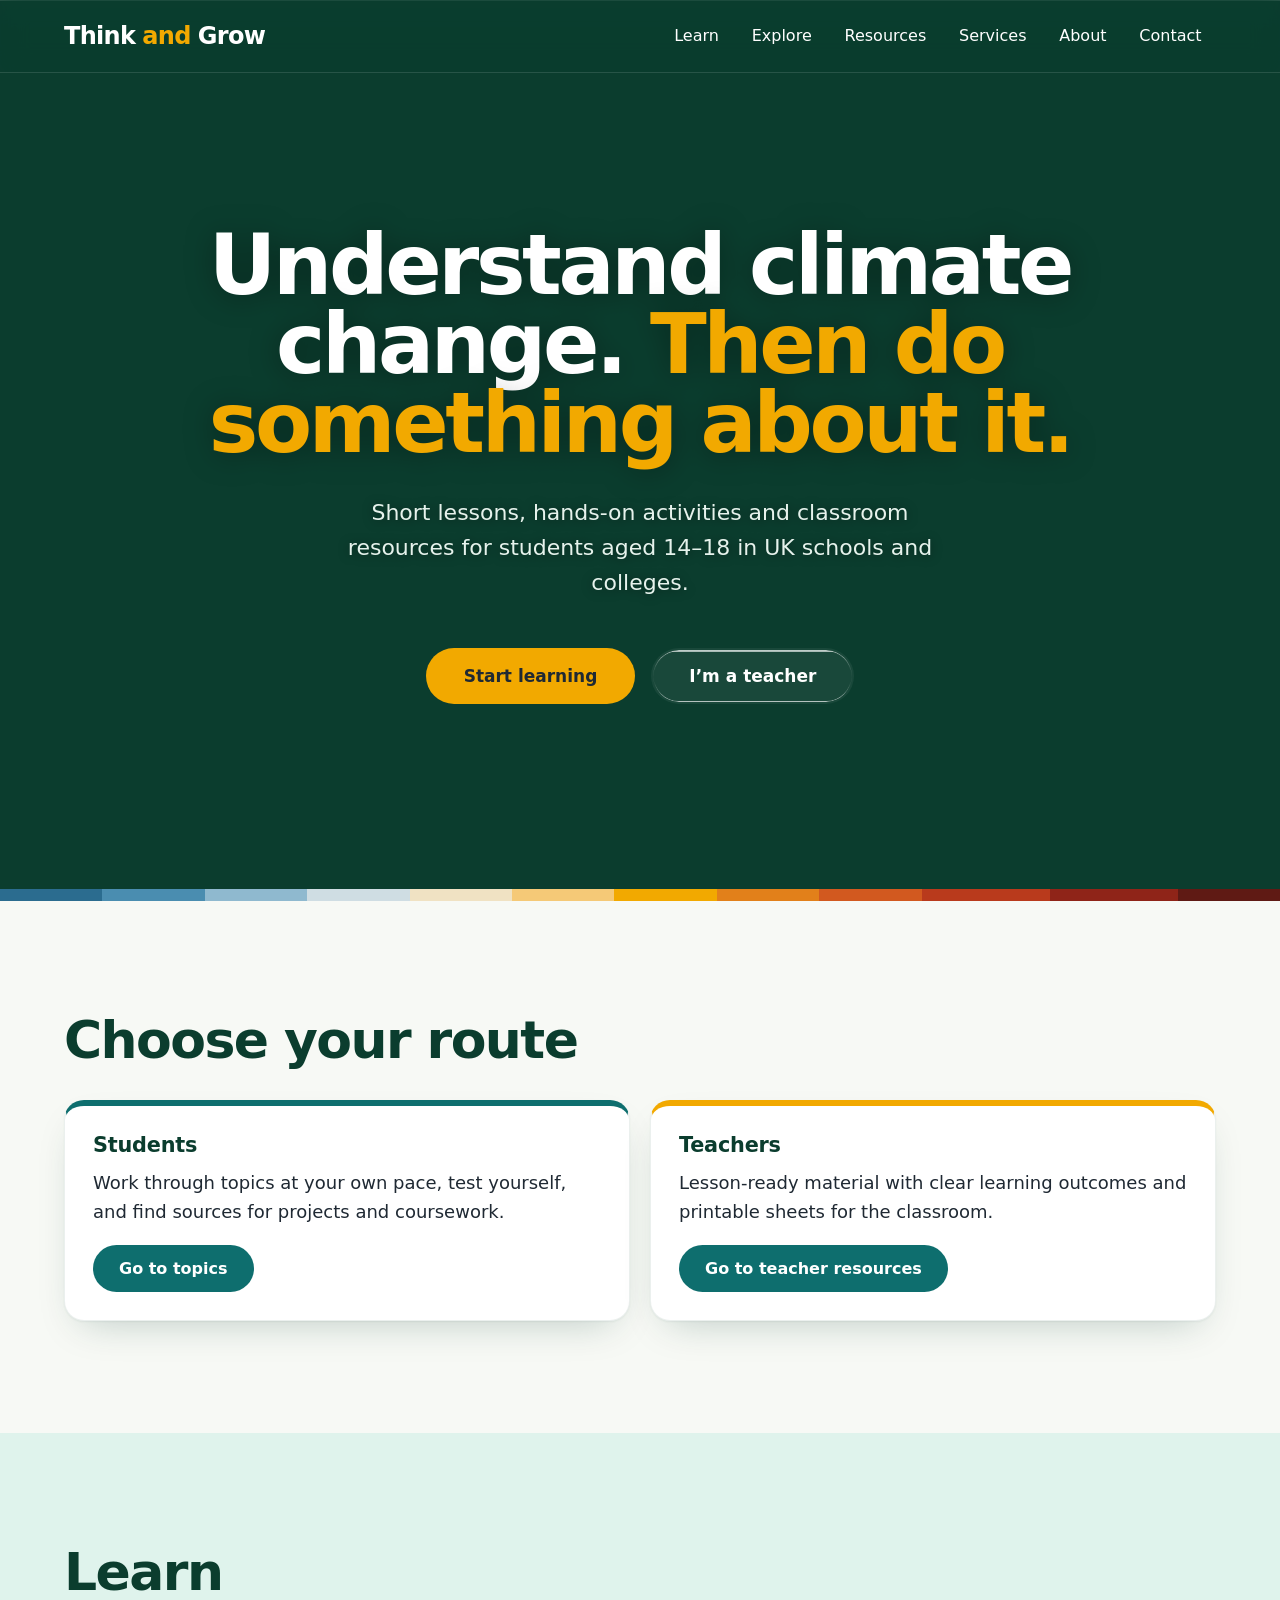
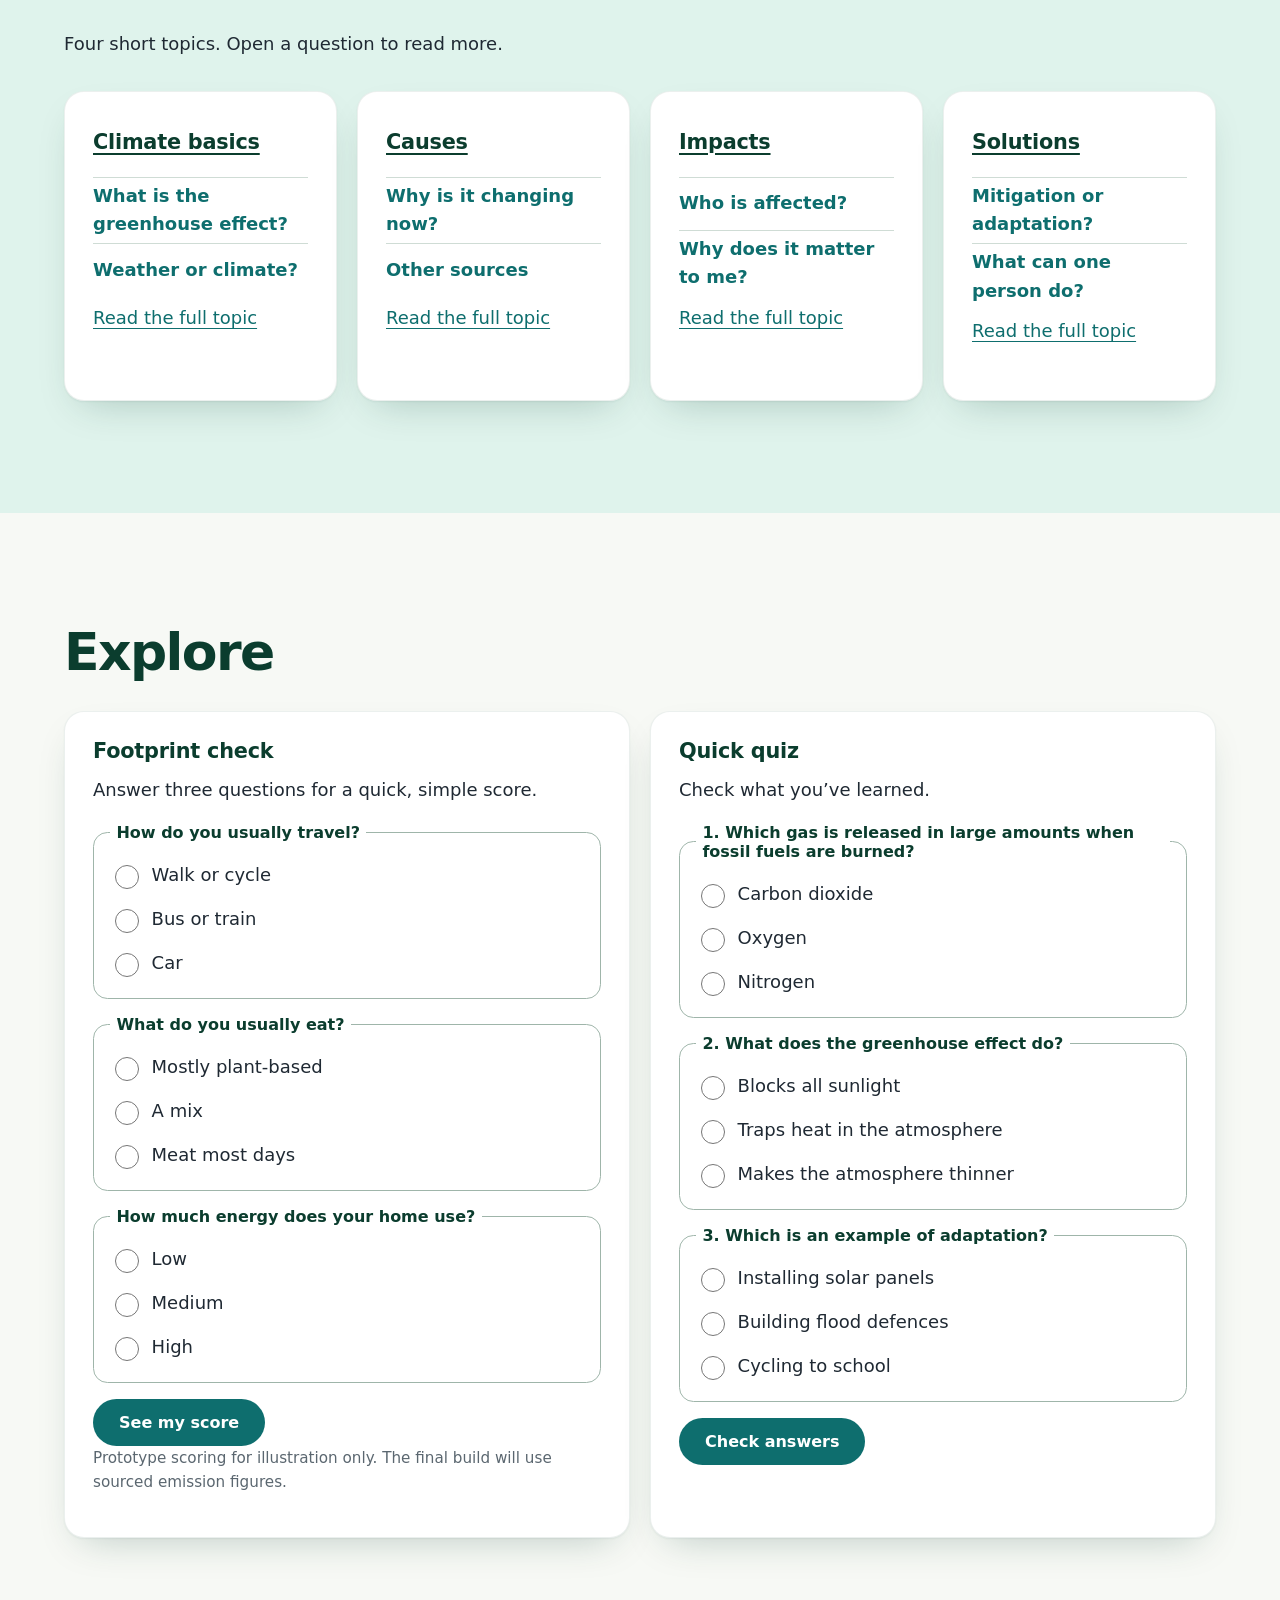
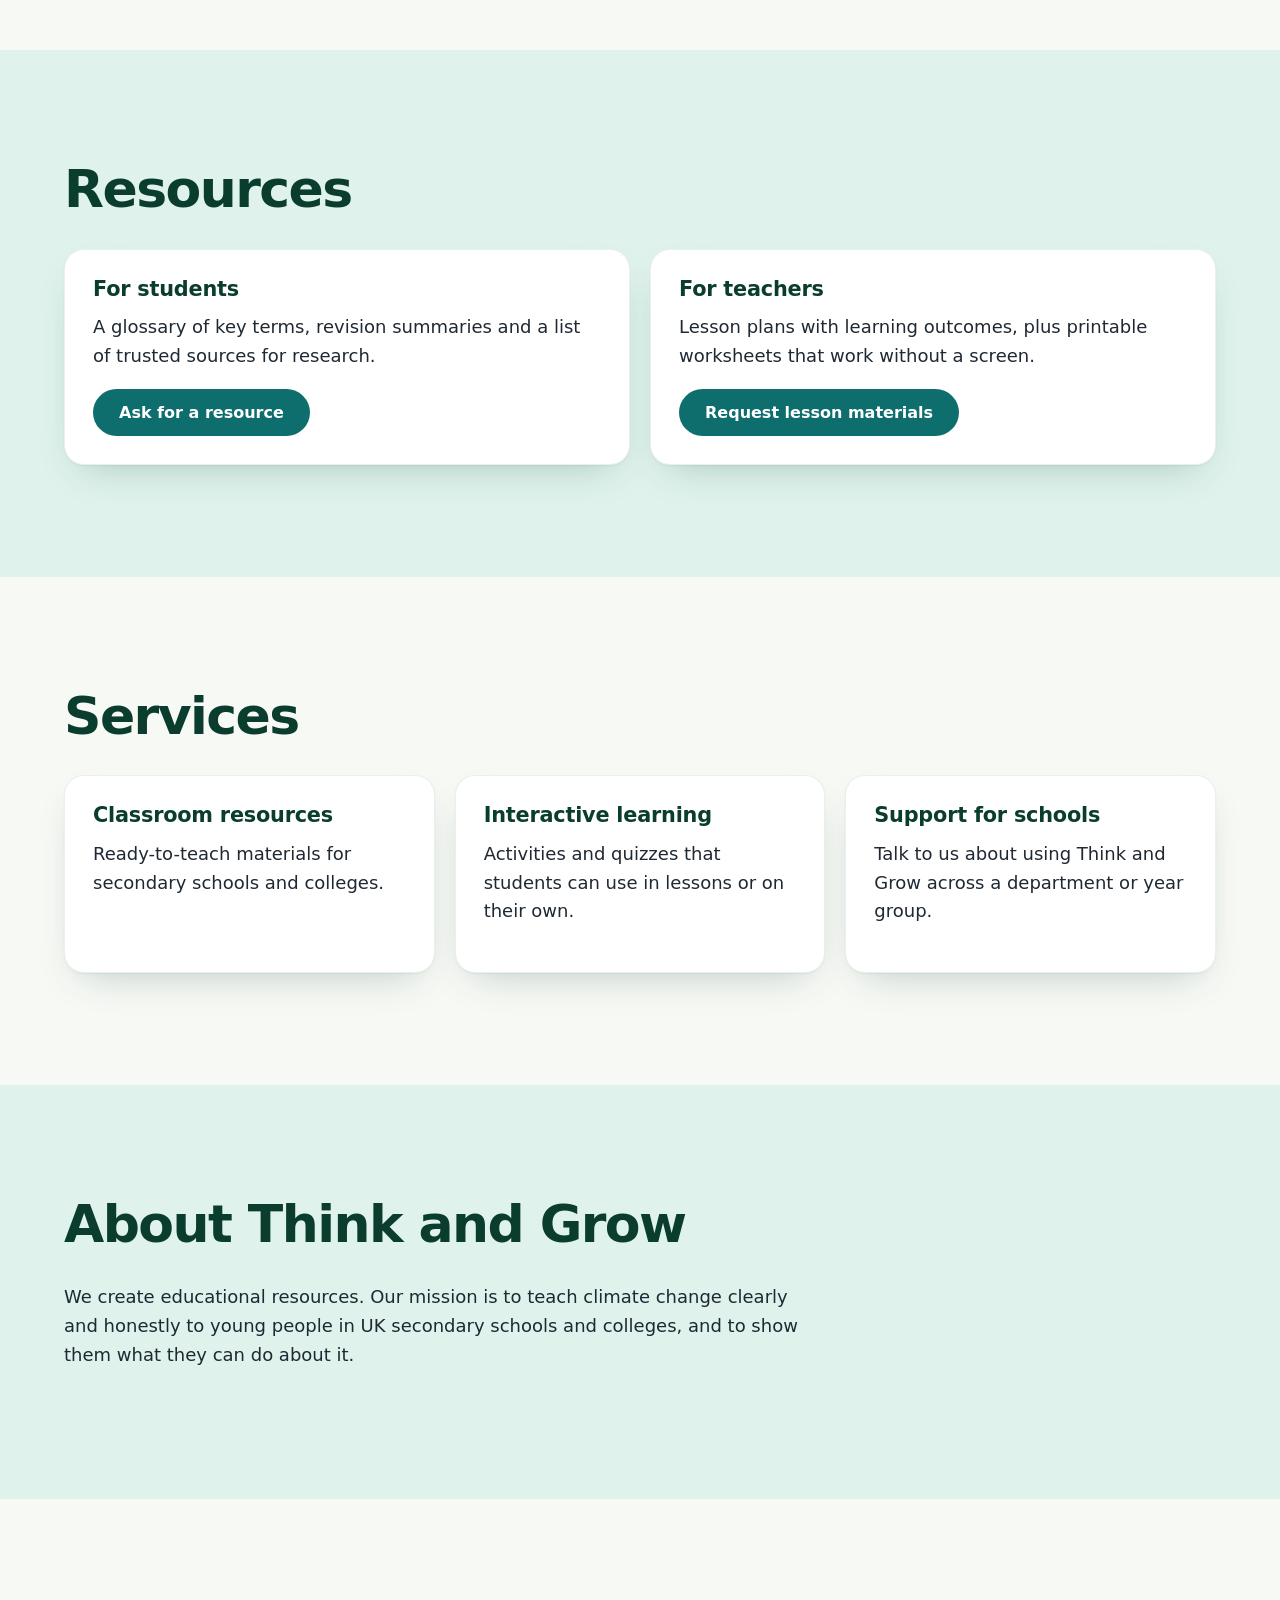
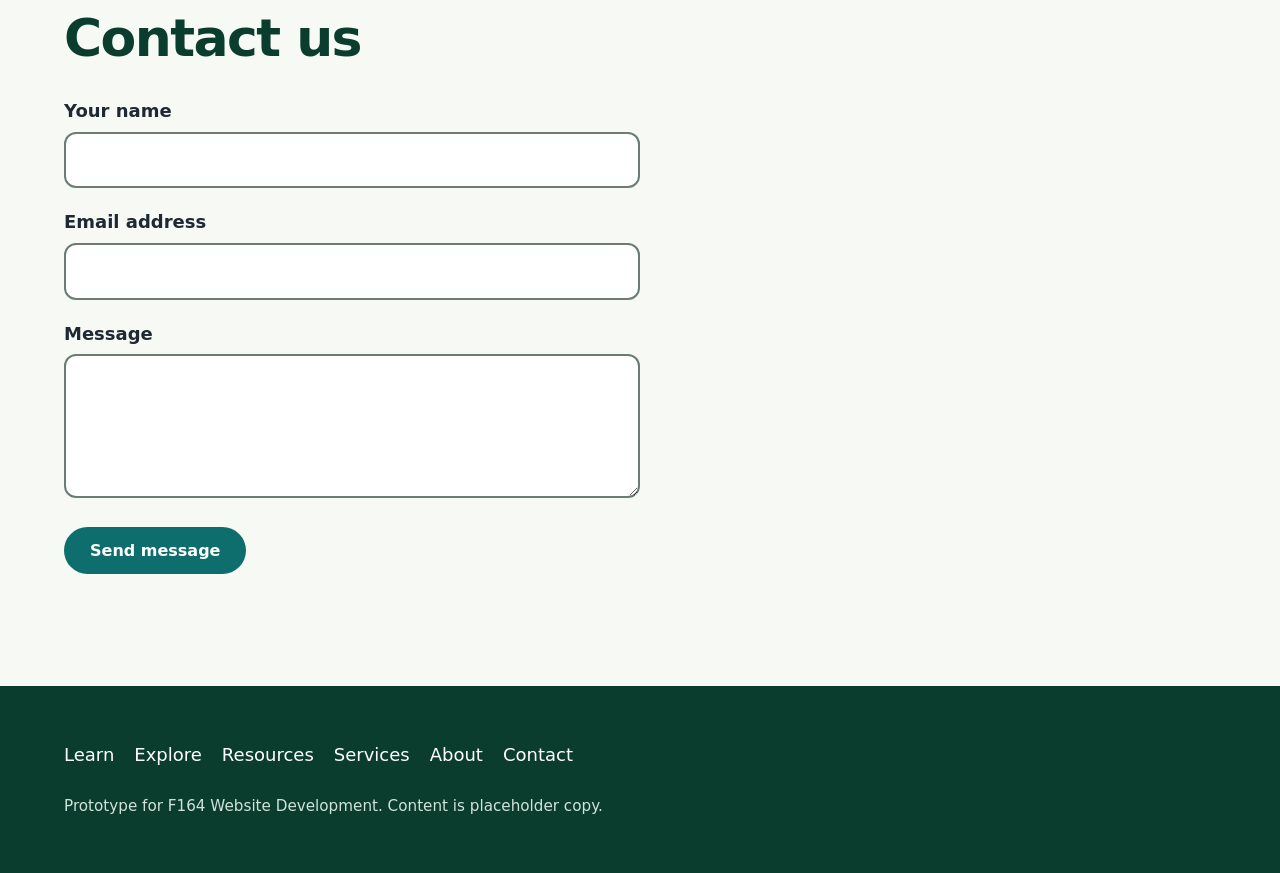
<file: index.html>
<!DOCTYPE html>
<html lang="en-GB">
<head>
<meta charset="utf-8">
<meta name="viewport" content="width=device-width, initial-scale=1">
<title>Think and Grow | Climate change learning for 14–18s</title>
<meta name="description" content="Short lessons, interactive activities and teacher resources on climate change for UK secondary schools and colleges.">
<link rel="canonical" href="https://think-and-grow.pages.dev/">
<meta property="og:type" content="website">
<meta property="og:site_name" content="Think and Grow">
<meta property="og:title" content="Think and Grow | Climate change learning for 14–18s">
<meta property="og:description" content="Short lessons, interactive activities and teacher resources on climate change for UK secondary schools and colleges.">
<meta property="og:url" content="https://think-and-grow.pages.dev/">
<meta property="og:locale" content="en_GB">
<meta name="twitter:card" content="summary">
<script type="application/ld+json">
{
 "@context": "https://schema.org",
 "@type": "WebSite",
 "name": "Think and Grow",
 "url": "https://think-and-grow.pages.dev/",
 "description": "Short lessons, interactive activities and teacher resources on climate change for UK secondary schools and colleges.",
 "inLanguage": "en-GB",
 "audience": {
  "@type": "EducationalAudience",
  "educationalRole": "student",
  "audienceType": "Students aged 14 to 18 in UK secondary schools and colleges"
 }
}
</script>
<link rel="stylesheet" href="css/style.css">
</head>
<body>
<a class="skip" href="#main">Skip to main content</a>
<header>
 <div class="wrap bar">
  <a class="logo" href="#top">Think <span>and</span> Grow</a>
  <button id="menuBtn" aria-expanded="false" aria-controls="nav">Menu</button>
  <nav id="nav" aria-label="Main">
   <ul>
    <li><a href="#learn">Learn</a></li>
    <li><a href="#explore">Explore</a></li>
    <li><a href="#resources">Resources</a></li>
    <li><a href="#services">Services</a></li>
    <li><a href="#about">About</a></li>
    <li><a href="#contact">Contact</a></li>
   </ul>
  </nav>
 </div>
</header>

<main id="main">
<div class="hero" id="top">
 <video class="bg-video" autoplay loop muted playsinline aria-hidden="true">
  <source src="video/hero-mobile.mp4" type="video/mp4" media="(max-width: 599px)">
  <source src="video/hero-desktop.mp4" type="video/mp4">
 </video>
 <div class="wrap">
  <h1>Understand climate change. <span class="accent">Then do something about it.</span></h1>
  <p>Short lessons, hands-on activities and classroom resources for students aged <span class="nowrap">14–18</span> in UK schools and colleges.</p>
  <div class="cta">
   <a class="btn" href="#learn">Start learning</a>
   <a class="btn alt" href="#resources">I’m a teacher</a>
  </div>
 </div>
 <div class="bands" role="img" aria-label="Decorative bands shading from blue to deep red"></div>
</div>

<section id="routes" class="wrap" aria-labelledby="routesH">
 <h2 id="routesH">Choose your route</h2>
 <div class="grid two">
  <div class="card route"><h3>Students</h3><p>Work through topics at your own pace, test yourself, and find sources for projects and coursework.</p><a class="btn teal" href="#learn">Go to topics</a></div>
  <div class="card route t"><h3>Teachers</h3><p>Lesson-ready material with clear learning outcomes and printable sheets for the classroom.</p><a class="btn teal" href="#resources">Go to teacher resources</a></div>
 </div>
</section>

<section id="learn" class="tint" aria-labelledby="learnH">
 <div class="wrap">
  <h2 id="learnH">Learn</h2>
  <p>Four short topics. Open a question to read more.</p>
  <div class="grid four">
   <article class="card"><h3><a href="climate-basics.html">Climate basics</a></h3>
    <details><summary>What is the greenhouse effect?</summary><p>Some gases in the atmosphere trap heat that would otherwise escape to space. This natural effect keeps Earth warm enough for life.</p></details>
    <details><summary>Weather or climate?</summary><p>Weather is what happens day to day. Climate is the pattern over many years.</p></details><p><a class="more" href="climate-basics.html">Read the full topic</a></p></article>
   <article class="card"><h3><a href="causes.html">Causes</a></h3>
    <details><summary>Why is it changing now?</summary><p>Burning coal, oil and gas releases extra carbon dioxide, which strengthens the greenhouse effect.</p></details>
    <details><summary>Other sources</summary><p>Farming, land clearance and waste also release greenhouse gases such as methane.</p></details><p><a class="more" href="causes.html">Read the full topic</a></p></article>
   <article class="card"><h3><a href="impacts.html">Impacts</a></h3>
    <details><summary>Who is affected?</summary><p>People, wildlife and places around the world, including the UK, through changes such as heatwaves, flooding and rising seas.</p></details>
    <details><summary>Why does it matter to me?</summary><p>Choices made in the next few decades shape the world you will live and work in.</p></details><p><a class="more" href="impacts.html">Read the full topic</a></p></article>
   <article class="card"><h3><a href="solutions.html">Solutions</a></h3>
    <details><summary>Mitigation or adaptation?</summary><p>Mitigation cuts greenhouse gas emissions. Adaptation prepares communities for changes already happening.</p></details>
    <details><summary>What can one person do?</summary><p>Travel, food and energy choices all count, and so does talking about it and voting when you can.</p></details><p><a class="more" href="solutions.html">Read the full topic</a></p></article>
  </div>
 </div>
</section>

<section id="explore" class="wrap" aria-labelledby="exH">
 <h2 id="exH">Explore</h2>
 <div class="grid two">
  <div class="card">
   <h3>Footprint check</h3>
   <p>Answer three questions for a quick, simple score.</p>
   <div id="calc">
    <fieldset><legend>How do you usually travel?</legend>
     <label class="opt"><input type="radio" name="travel" value="1"> Walk or cycle</label>
     <label class="opt"><input type="radio" name="travel" value="2"> Bus or train</label>
     <label class="opt"><input type="radio" name="travel" value="3"> Car</label></fieldset>
    <fieldset><legend>What do you usually eat?</legend>
     <label class="opt"><input type="radio" name="food" value="1"> Mostly plant-based</label>
     <label class="opt"><input type="radio" name="food" value="2"> A mix</label>
     <label class="opt"><input type="radio" name="food" value="3"> Meat most days</label></fieldset>
    <fieldset><legend>How much energy does your home use?</legend>
     <label class="opt"><input type="radio" name="energy" value="1"> Low</label>
     <label class="opt"><input type="radio" name="energy" value="2"> Medium</label>
     <label class="opt"><input type="radio" name="energy" value="3"> High</label></fieldset>
    <button class="btn teal" id="calcBtn" type="button">See my score</button>
    <div class="out" id="calcOut" aria-live="polite"></div>
    <p class="small">Prototype scoring for illustration only. The final build will use sourced emission figures.</p>
   </div>
  </div>
  <div class="card">
   <h3>Quick quiz</h3>
   <p>Check what you’ve learned.</p>
   <div id="quiz"></div>
   <button class="btn teal" id="quizBtn" type="button">Check answers</button>
   <div class="out" id="quizOut" aria-live="polite"></div>
  </div>
 </div>
</section>

<section id="resources" class="tint" aria-labelledby="resH">
 <div class="wrap">
  <h2 id="resH">Resources</h2>
  <div class="grid two">
   <div class="card"><h3>For students</h3><p>A glossary of key terms, revision summaries and a list of trusted sources for research.</p><a class="btn teal" href="#contact">Ask for a resource</a></div>
   <div class="card"><h3>For teachers</h3><p>Lesson plans with learning outcomes, plus printable worksheets that work without a screen.</p><a class="btn teal" href="#contact">Request lesson materials</a></div>
  </div>
 </div>
</section>

<section id="services" class="wrap" aria-labelledby="svH">
 <h2 id="svH">Services</h2>
 <div class="grid three">
  <div class="card"><h3>Classroom resources</h3><p>Ready-to-teach materials for secondary schools and colleges.</p></div>
  <div class="card"><h3>Interactive learning</h3><p>Activities and quizzes that students can use in lessons or on their own.</p></div>
  <div class="card"><h3>Support for schools</h3><p>Talk to us about using Think and Grow across a department or year group.</p></div>
 </div>
</section>

<section id="about" class="tint" aria-labelledby="abH">
 <div class="wrap">
  <h2 id="abH">About Think and Grow</h2>
  <p>We create educational resources. Our mission is to teach climate change clearly and honestly to young people in UK secondary schools and colleges, and to show them what they can do about it.</p>
 </div>
</section>

<section id="contact" class="wrap" aria-labelledby="ctH">
 <h2 id="ctH">Contact us</h2>
 <form id="form" novalidate style="max-width:36rem">
  <div class="field"><label for="name">Your name</label><input id="name" name="name" type="text" autocomplete="name" required><p class="err" id="nameE" hidden>Enter your name.</p></div>
  <div class="field"><label for="email">Email address</label><input id="email" name="email" type="email" autocomplete="email" required><p class="err" id="emailE" hidden>Enter a valid email address, like name@example.com.</p></div>
  <div class="field"><label for="msg">Message</label><textarea id="msg" name="message" required></textarea><p class="err" id="msgE" hidden>Write a short message.</p></div>
  <button class="btn teal" type="submit">Send message</button>
  <div class="out" id="formOut" role="status"></div>
 </form>
</section>
</main>

<footer>
 <div class="wrap">
  <ul><li><a href="#learn">Learn</a></li><li><a href="#explore">Explore</a></li><li><a href="#resources">Resources</a></li><li><a href="#services">Services</a></li><li><a href="#about">About</a></li><li><a href="#contact">Contact</a></li></ul>
  <p class="small" style="color:#cfe3d9">Prototype for F164 Website Development. Content is placeholder copy.</p>
 </div>
</footer>

<script src="js/menu.js" defer></script>
<script src="js/main.js" defer></script>
</body>
</html>
</file>
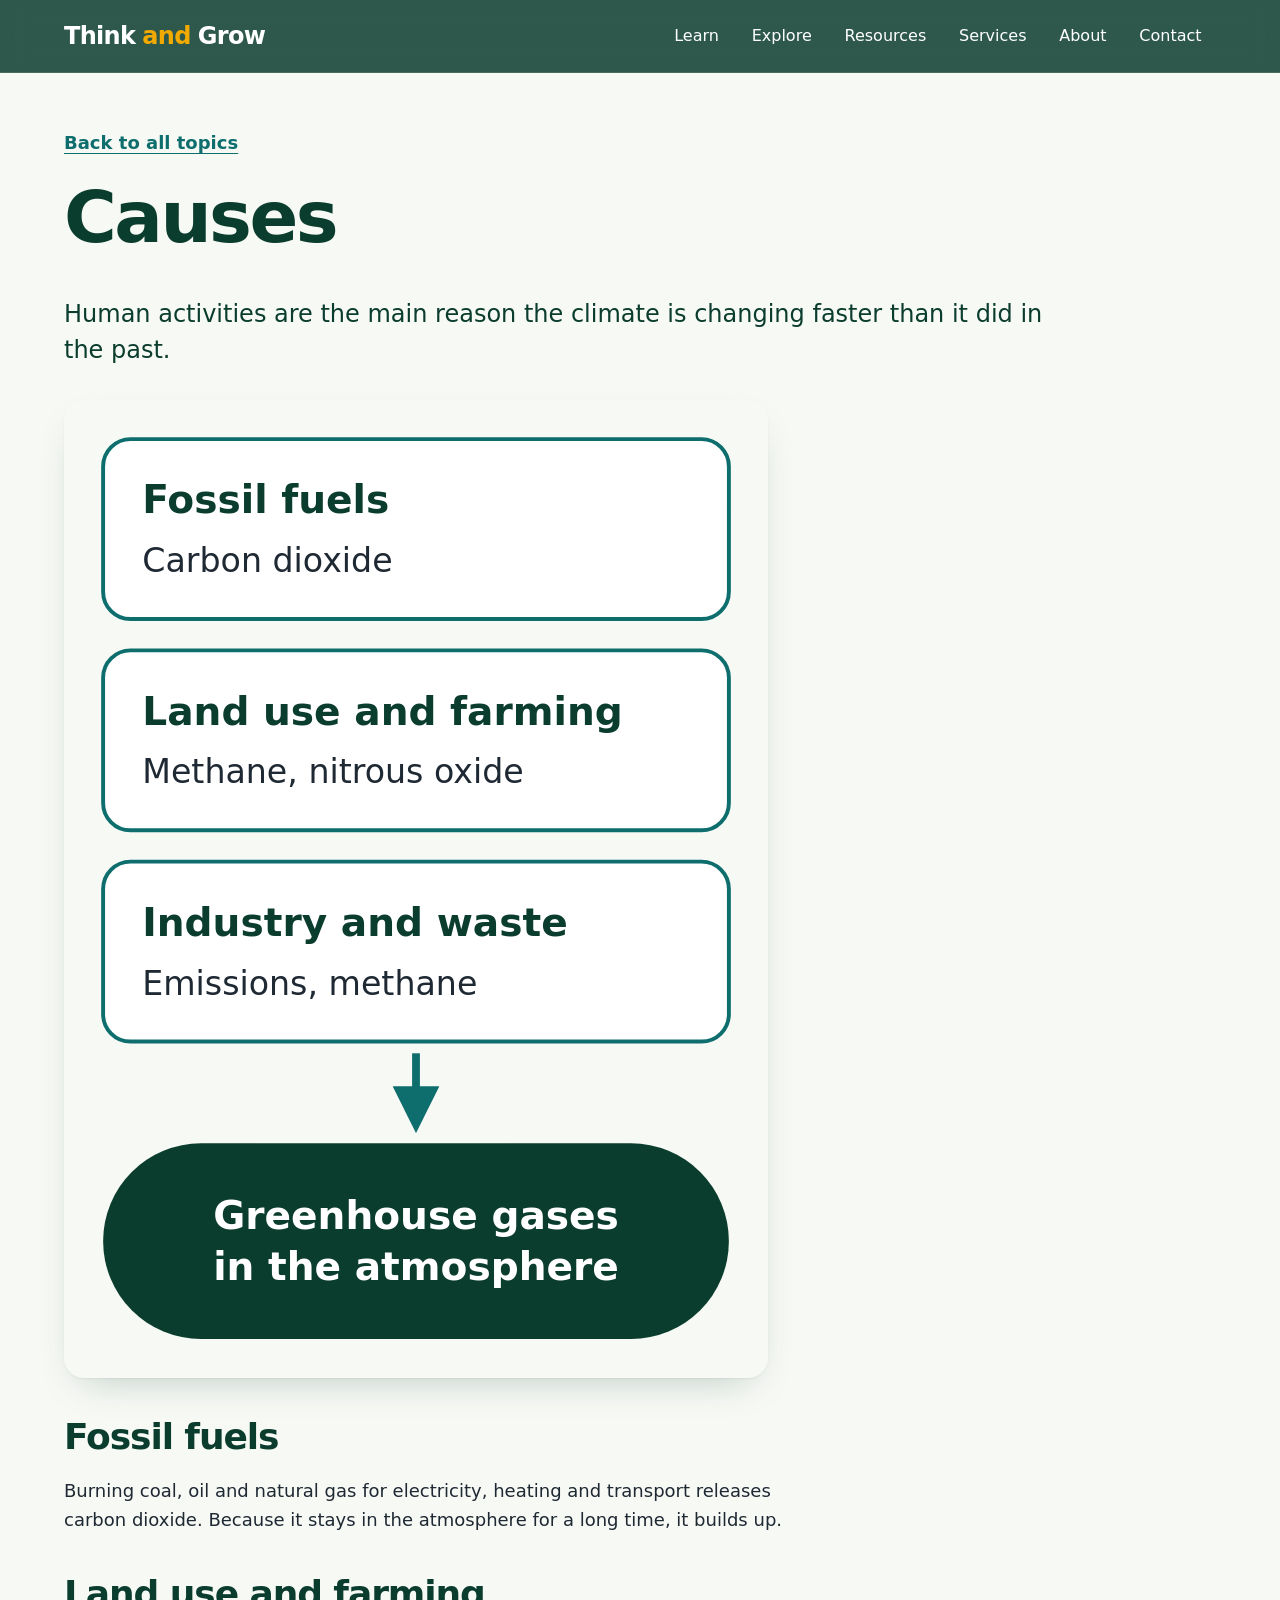
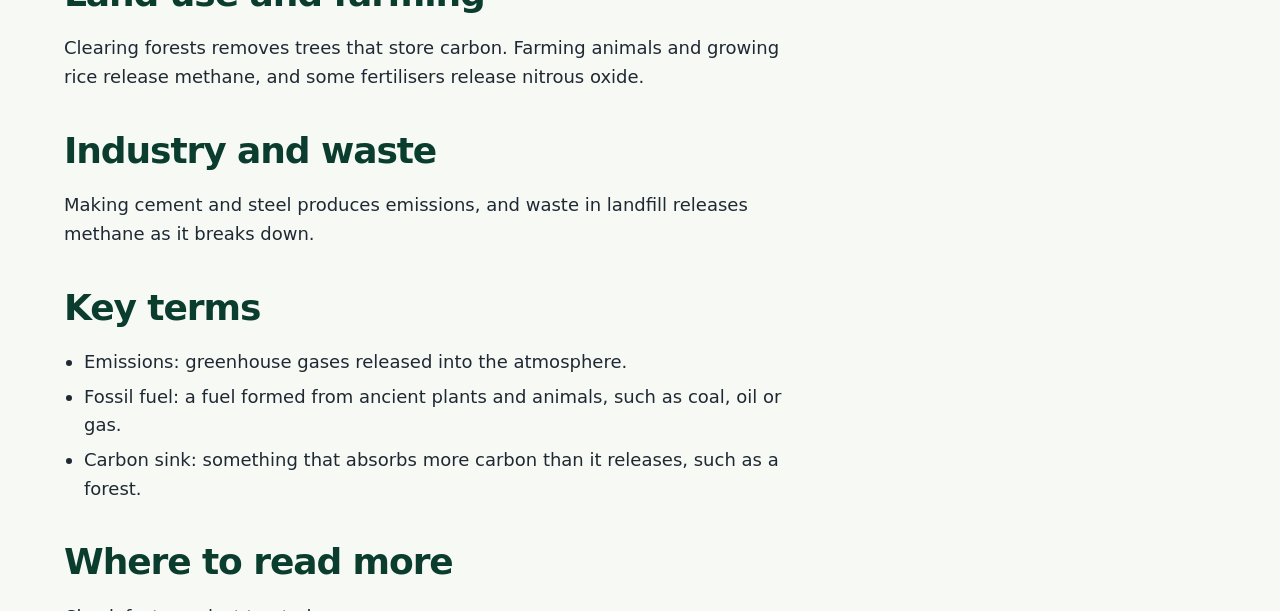
<file: causes.html>
<!DOCTYPE html>
<html lang="en-GB">
<head>
<meta charset="utf-8">
<meta name="viewport" content="width=device-width, initial-scale=1">
<title>Causes | Think and Grow</title>
<meta name="description" content="Find out how fossil fuels, land use, farming, industry and waste release greenhouse gases and drive climate change. A short topic for students aged 14–18.">
<link rel="canonical" href="https://think-and-grow.pages.dev/causes">
<meta property="og:type" content="article">
<meta property="og:site_name" content="Think and Grow">
<meta property="og:title" content="Causes | Think and Grow">
<meta property="og:description" content="Find out how fossil fuels, land use, farming, industry and waste release greenhouse gases and drive climate change. A short topic for students aged 14–18.">
<meta property="og:url" content="https://think-and-grow.pages.dev/causes">
<meta property="og:locale" content="en_GB">
<meta name="twitter:card" content="summary">
<script type="application/ld+json">
{
 "@context": "https://schema.org",
 "@type": "LearningResource",
 "name": "Causes",
 "url": "https://think-and-grow.pages.dev/causes",
 "description": "Find out how fossil fuels, land use, farming, industry and waste release greenhouse gases and drive climate change. A short topic for students aged 14–18.",
 "inLanguage": "en-GB",
 "learningResourceType": "Topic page",
 "typicalAgeRange": "14-18",
 "about": "Climate change",
 "audience": {
  "@type": "EducationalAudience",
  "educationalRole": "student",
  "audienceType": "Students aged 14 to 18 in UK secondary schools and colleges"
 },
 "isPartOf": {
  "@type": "WebSite",
  "name": "Think and Grow",
  "url": "https://think-and-grow.pages.dev/"
 }
}
</script>
<link rel="stylesheet" href="css/style.css">
</head>
<body>
<a class="skip" href="#main">Skip to main content</a>
<header>
 <div class="wrap bar">
  <a class="logo" href="index.html">Think <span>and</span> Grow</a>
  <button id="menuBtn" aria-expanded="false" aria-controls="nav">Menu</button>
  <nav id="nav" aria-label="Main">
   <ul>
    <li><a href="index.html#learn">Learn</a></li>
    <li><a href="index.html#explore">Explore</a></li>
    <li><a href="index.html#resources">Resources</a></li>
    <li><a href="index.html#services">Services</a></li>
    <li><a href="index.html#about">About</a></li>
    <li><a href="index.html#contact">Contact</a></li>
   </ul>
  </nav>
 </div>
</header>

<main id="main"><section class="wrap prose"><a class="crumb" href="index.html#learn">Back to all topics</a>
<h1>Causes</h1>
<p class="lead">Human activities are the main reason the climate is changing faster than it did in the past.</p>
<picture><source media="(max-width: 599px)" srcset="images/causes-mobile.svg" width="360" height="500"><img class="diagram" src="images/causes.svg" width="640" height="420" alt="Diagram of three causes. Fossil fuels release carbon dioxide; land use and farming release methane and nitrous oxide; industry and waste release emissions and methane. All add greenhouse gases to the atmosphere."></picture>
<h2>Fossil fuels</h2>
<p>Burning coal, oil and natural gas for electricity, heating and transport releases carbon dioxide. Because it stays in the atmosphere for a long time, it builds up.</p>
<h2>Land use and farming</h2>
<p>Clearing forests removes trees that store carbon. Farming animals and growing rice release methane, and some fertilisers release nitrous oxide.</p>
<h2>Industry and waste</h2>
<p>Making cement and steel produces emissions, and waste in landfill releases methane as it breaks down.</p>
<h2>Key terms</h2>
<ul><li>Emissions: greenhouse gases released into the atmosphere.</li><li>Fossil fuel: a fuel formed from ancient plants and animals, such as coal, oil or gas.</li><li>Carbon sink: something that absorbs more carbon than it releases, such as a forest.</li></ul>
<h2>Where to read more</h2>
<p>Check facts against trusted sources:</p>
<ul class="src"><li><a href="https://www.metoffice.gov.uk">Met Office</a></li><li><a href="https://climate.nasa.gov">NASA Climate</a></li><li><a href="https://www.ipcc.ch">IPCC</a></li></ul>
<div class="pager"><a class="btn teal" href="climate-basics.html">Previous: Climate basics</a><a class="btn teal" href="impacts.html">Next: Impacts</a></div>
</section></main>
<footer>
 <div class="wrap">
  <ul><li><a href="index.html#learn">Learn</a></li><li><a href="index.html#explore">Explore</a></li><li><a href="index.html#resources">Resources</a></li><li><a href="index.html#services">Services</a></li><li><a href="index.html#about">About</a></li><li><a href="index.html#contact">Contact</a></li></ul>
  <p class="small" style="color:#cfe3d9">Prototype for F164 Website Development. Content is placeholder copy.</p>
 </div>
</footer>

<script src="js/menu.js" defer></script>
</body>
</html>
</file>
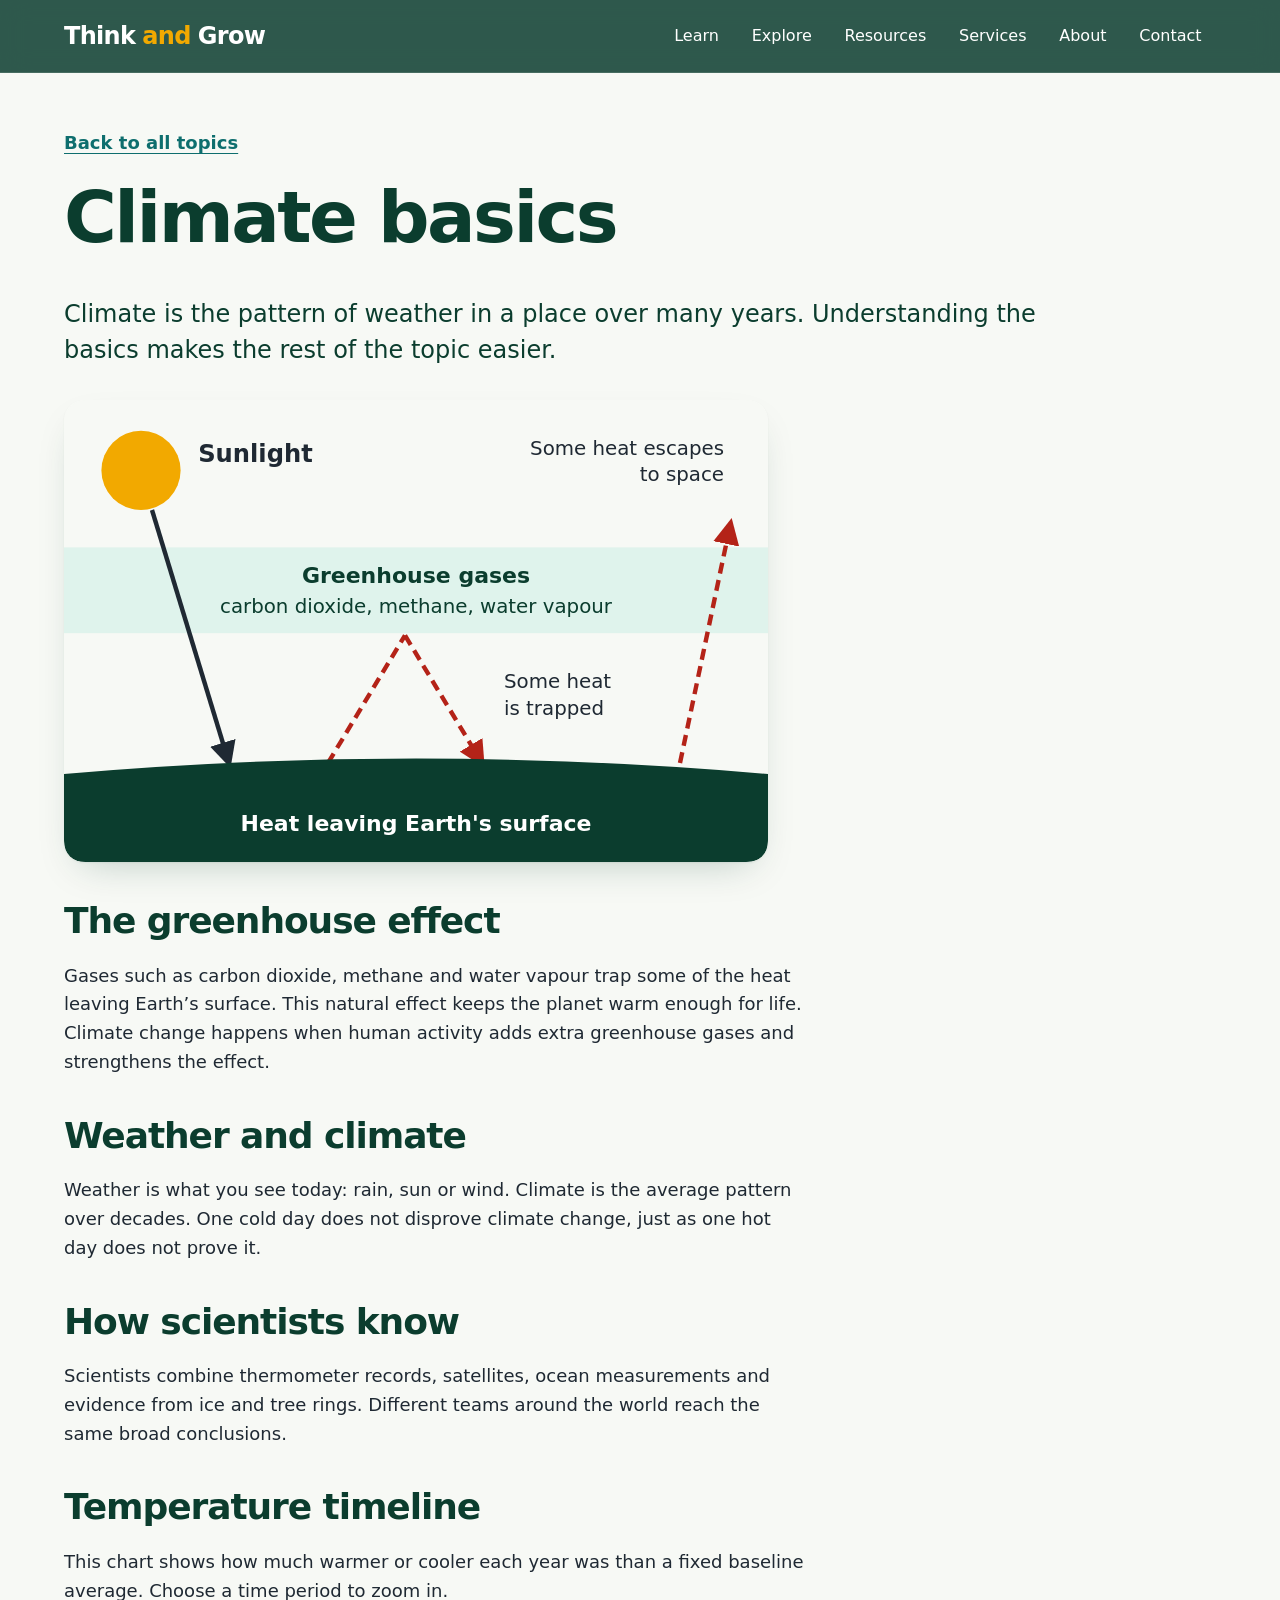
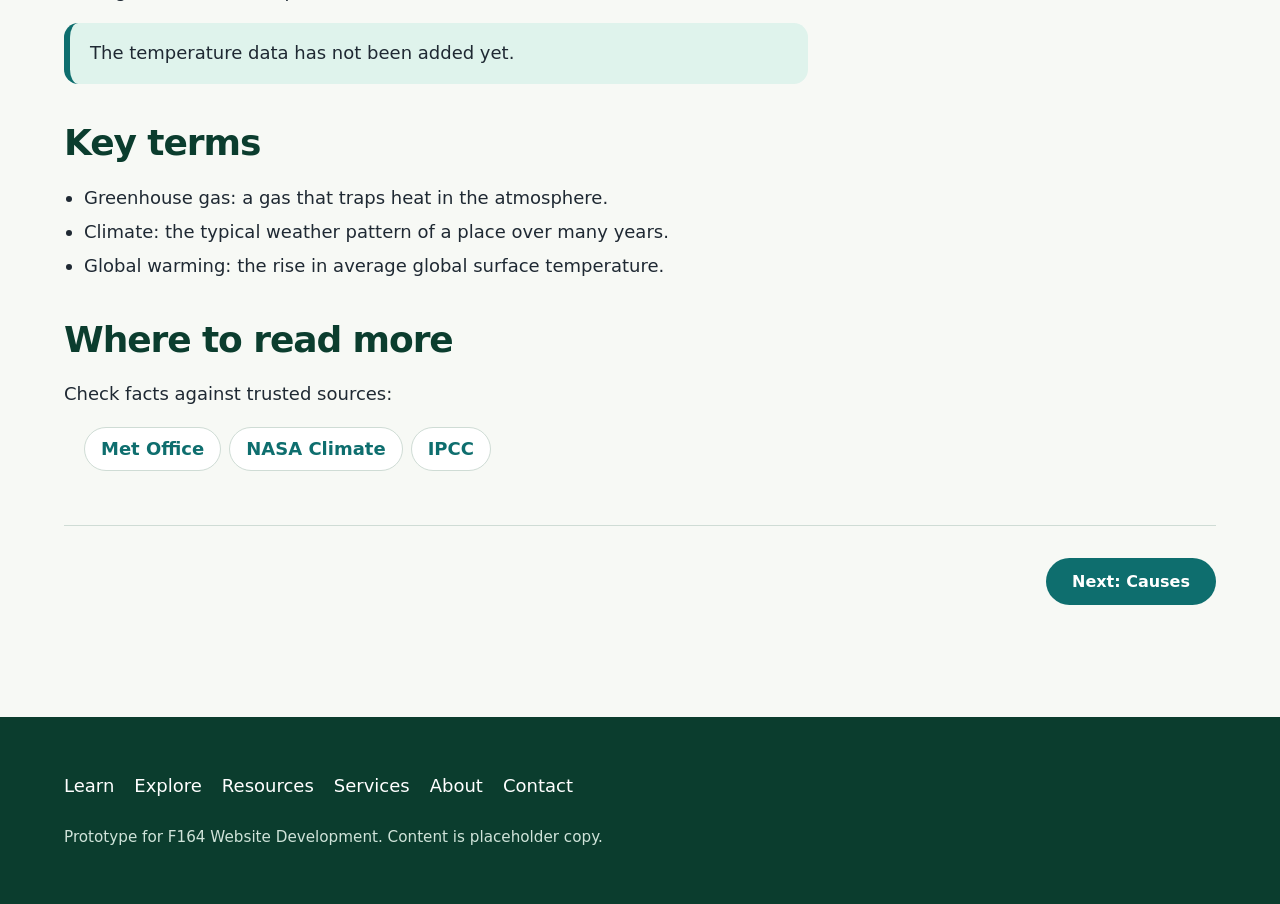
<file: climate-basics.html>
<!DOCTYPE html>
<html lang="en-GB">
<head>
<meta charset="utf-8">
<meta name="viewport" content="width=device-width, initial-scale=1">
<title>Climate basics | Think and Grow</title>
<meta name="description" content="Learn what climate is, how the greenhouse effect works and how scientists know the climate is changing. A short topic for students aged 14–18.">
<link rel="canonical" href="https://think-and-grow.pages.dev/climate-basics">
<meta property="og:type" content="article">
<meta property="og:site_name" content="Think and Grow">
<meta property="og:title" content="Climate basics | Think and Grow">
<meta property="og:description" content="Learn what climate is, how the greenhouse effect works and how scientists know the climate is changing. A short topic for students aged 14–18.">
<meta property="og:url" content="https://think-and-grow.pages.dev/climate-basics">
<meta property="og:locale" content="en_GB">
<meta name="twitter:card" content="summary">
<script type="application/ld+json">
{
 "@context": "https://schema.org",
 "@type": "LearningResource",
 "name": "Climate basics",
 "url": "https://think-and-grow.pages.dev/climate-basics",
 "description": "Learn what climate is, how the greenhouse effect works and how scientists know the climate is changing. A short topic for students aged 14–18.",
 "inLanguage": "en-GB",
 "learningResourceType": "Topic page",
 "typicalAgeRange": "14-18",
 "about": "Climate change",
 "audience": {
  "@type": "EducationalAudience",
  "educationalRole": "student",
  "audienceType": "Students aged 14 to 18 in UK secondary schools and colleges"
 },
 "isPartOf": {
  "@type": "WebSite",
  "name": "Think and Grow",
  "url": "https://think-and-grow.pages.dev/"
 }
}
</script>
<link rel="stylesheet" href="css/style.css">
</head>
<body>
<a class="skip" href="#main">Skip to main content</a>
<header>
 <div class="wrap bar">
  <a class="logo" href="index.html">Think <span>and</span> Grow</a>
  <button id="menuBtn" aria-expanded="false" aria-controls="nav">Menu</button>
  <nav id="nav" aria-label="Main">
   <ul>
    <li><a href="index.html#learn">Learn</a></li>
    <li><a href="index.html#explore">Explore</a></li>
    <li><a href="index.html#resources">Resources</a></li>
    <li><a href="index.html#services">Services</a></li>
    <li><a href="index.html#about">About</a></li>
    <li><a href="index.html#contact">Contact</a></li>
   </ul>
  </nav>
 </div>
</header>

<main id="main"><section class="wrap prose"><a class="crumb" href="index.html#learn">Back to all topics</a>
<h1>Climate basics</h1>
<p class="lead">Climate is the pattern of weather in a place over many years. Understanding the basics makes the rest of the topic easier.</p>
<picture><source media="(max-width: 599px)" srcset="images/greenhouse-effect-mobile.svg" width="360" height="520"><img class="diagram" src="images/greenhouse-effect.svg" width="640" height="420" alt="Diagram of the greenhouse effect. Sunlight reaches Earth’s surface and heat leaves the surface. Greenhouse gases such as carbon dioxide, methane and water vapour trap some of the heat, and some escapes to space."></picture>
<h2>The greenhouse effect</h2>
<p>Gases such as carbon dioxide, methane and water vapour trap some of the heat leaving Earth’s surface. This natural effect keeps the planet warm enough for life. Climate change happens when human activity adds extra greenhouse gases and strengthens the effect.</p>
<h2>Weather and climate</h2>
<p>Weather is what you see today: rain, sun or wind. Climate is the average pattern over decades. One cold day does not disprove climate change, just as one hot day does not prove it.</p>
<h2>How scientists know</h2>
<p>Scientists combine thermometer records, satellites, ocean measurements and evidence from ice and tree rings. Different teams around the world reach the same broad conclusions.</p>
<h2 id="timeline-heading">Temperature timeline</h2>
<p>This chart shows how much warmer or cooler each year was than a fixed baseline average. Choose a time period to zoom in.</p>
<div class="timeline" id="timeline" hidden>
 <div class="range" role="group" aria-label="Time period">
  <button type="button" class="chip" data-from="1880" aria-pressed="true">All years</button>
  <button type="button" class="chip" data-from="1950" aria-pressed="false">Since 1950</button>
  <button type="button" class="chip" data-from="2000" aria-pressed="false">Since 2000</button>
 </div>
 <div class="chart-box"><canvas id="tlChart" role="img" aria-labelledby="timeline-heading" aria-describedby="tlStatus"></canvas></div>
 <details><summary>Show the numbers as a table</summary>
  <table class="data"><caption class="small">Global average temperature difference by year</caption><thead><tr><th scope="col">Year</th><th scope="col">Difference</th></tr></thead><tbody id="tlRows"></tbody></table>
 </details>
 <p class="small" id="tlSource"></p>
</div>
<p class="out" id="tlStatus" aria-live="polite"></p>
<h2>Key terms</h2>
<ul><li>Greenhouse gas: a gas that traps heat in the atmosphere.</li><li>Climate: the typical weather pattern of a place over many years.</li><li>Global warming: the rise in average global surface temperature.</li></ul>
<h2>Where to read more</h2>
<p>Check facts against trusted sources:</p>
<ul class="src"><li><a href="https://www.metoffice.gov.uk">Met Office</a></li><li><a href="https://climate.nasa.gov">NASA Climate</a></li><li><a href="https://www.ipcc.ch">IPCC</a></li></ul>
<div class="pager"><span></span><a class="btn teal" href="causes.html">Next: Causes</a></div>
</section></main>
<footer>
 <div class="wrap">
  <ul><li><a href="index.html#learn">Learn</a></li><li><a href="index.html#explore">Explore</a></li><li><a href="index.html#resources">Resources</a></li><li><a href="index.html#services">Services</a></li><li><a href="index.html#about">About</a></li><li><a href="index.html#contact">Contact</a></li></ul>
  <p class="small" style="color:#cfe3d9">Prototype for F164 Website Development. Content is placeholder copy.</p>
 </div>
</footer>

<script src="js/menu.js" defer></script>
<script src="js/lib/chart-4.4.1.umd.min.js" defer></script>
<script src="js/temperature-data.js" defer></script>
<script src="js/timeline.js" defer></script>
</body>
</html>
</file>
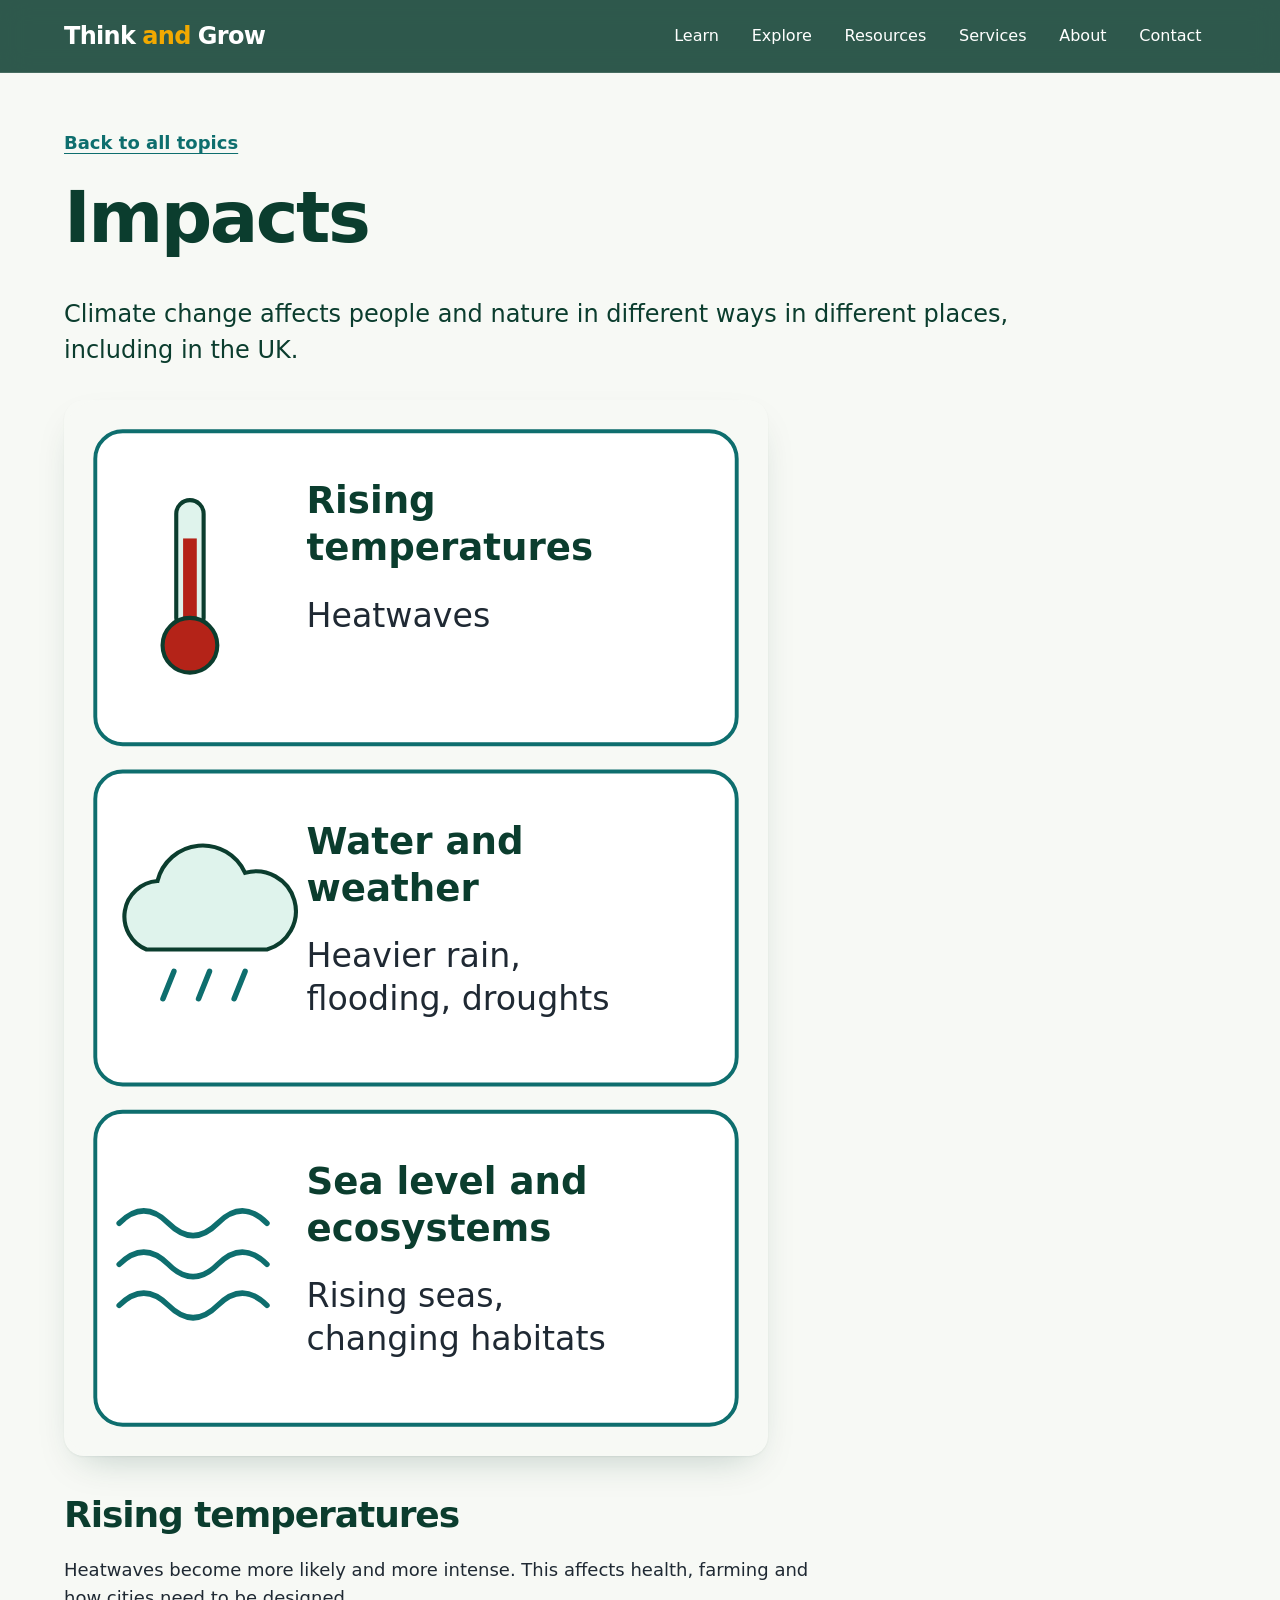
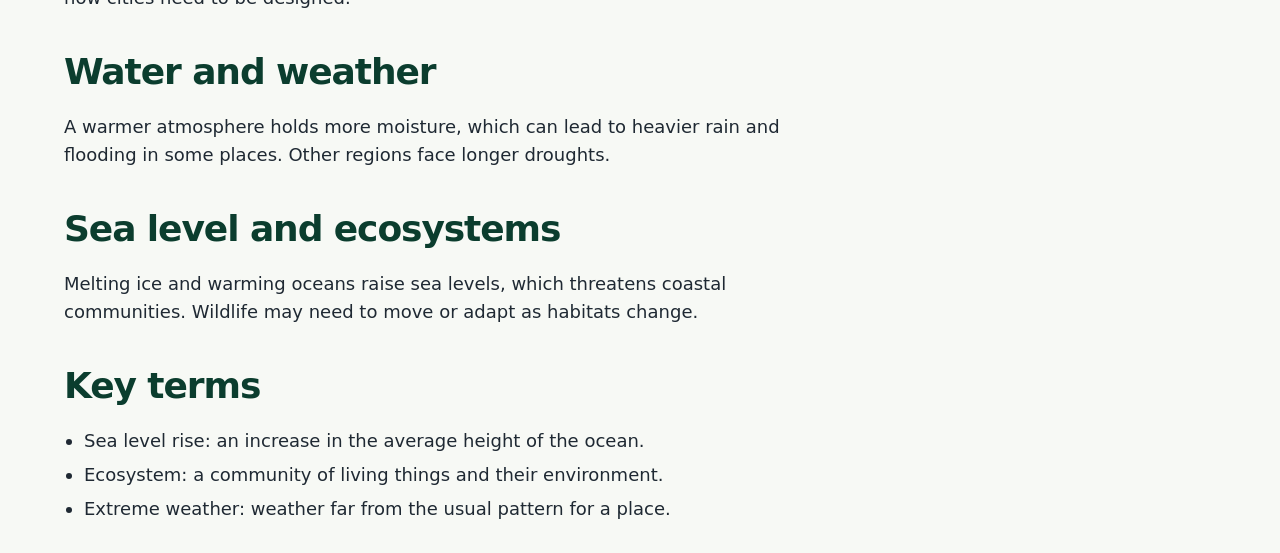
<file: impacts.html>
<!DOCTYPE html>
<html lang="en-GB">
<head>
<meta charset="utf-8">
<meta name="viewport" content="width=device-width, initial-scale=1">
<title>Impacts | Think and Grow</title>
<meta name="description" content="Explore how climate change affects people and nature, from heatwaves and flooding to rising seas and changing habitats, including in the UK.">
<link rel="canonical" href="https://think-and-grow.pages.dev/impacts">
<meta property="og:type" content="article">
<meta property="og:site_name" content="Think and Grow">
<meta property="og:title" content="Impacts | Think and Grow">
<meta property="og:description" content="Explore how climate change affects people and nature, from heatwaves and flooding to rising seas and changing habitats, including in the UK.">
<meta property="og:url" content="https://think-and-grow.pages.dev/impacts">
<meta property="og:locale" content="en_GB">
<meta name="twitter:card" content="summary">
<script type="application/ld+json">
{
 "@context": "https://schema.org",
 "@type": "LearningResource",
 "name": "Impacts",
 "url": "https://think-and-grow.pages.dev/impacts",
 "description": "Explore how climate change affects people and nature, from heatwaves and flooding to rising seas and changing habitats, including in the UK.",
 "inLanguage": "en-GB",
 "learningResourceType": "Topic page",
 "typicalAgeRange": "14-18",
 "about": "Climate change",
 "audience": {
  "@type": "EducationalAudience",
  "educationalRole": "student",
  "audienceType": "Students aged 14 to 18 in UK secondary schools and colleges"
 },
 "isPartOf": {
  "@type": "WebSite",
  "name": "Think and Grow",
  "url": "https://think-and-grow.pages.dev/"
 }
}
</script>
<link rel="stylesheet" href="css/style.css">
</head>
<body>
<a class="skip" href="#main">Skip to main content</a>
<header>
 <div class="wrap bar">
  <a class="logo" href="index.html">Think <span>and</span> Grow</a>
  <button id="menuBtn" aria-expanded="false" aria-controls="nav">Menu</button>
  <nav id="nav" aria-label="Main">
   <ul>
    <li><a href="index.html#learn">Learn</a></li>
    <li><a href="index.html#explore">Explore</a></li>
    <li><a href="index.html#resources">Resources</a></li>
    <li><a href="index.html#services">Services</a></li>
    <li><a href="index.html#about">About</a></li>
    <li><a href="index.html#contact">Contact</a></li>
   </ul>
  </nav>
 </div>
</header>

<main id="main"><section class="wrap prose"><a class="crumb" href="index.html#learn">Back to all topics</a>
<h1>Impacts</h1>
<p class="lead">Climate change affects people and nature in different ways in different places, including in the UK.</p>
<picture><source media="(max-width: 599px)" srcset="images/impacts-mobile.svg" width="360" height="540"><img class="diagram" src="images/impacts.svg" width="640" height="420" alt="Diagram of three impacts. Rising temperatures bring heatwaves; water and weather changes bring heavier rain, flooding and droughts; sea level and ecosystems are affected by rising seas and changing habitats."></picture>
<h2>Rising temperatures</h2>
<p>Heatwaves become more likely and more intense. This affects health, farming and how cities need to be designed.</p>
<h2>Water and weather</h2>
<p>A warmer atmosphere holds more moisture, which can lead to heavier rain and flooding in some places. Other regions face longer droughts.</p>
<h2>Sea level and ecosystems</h2>
<p>Melting ice and warming oceans raise sea levels, which threatens coastal communities. Wildlife may need to move or adapt as habitats change.</p>
<h2>Key terms</h2>
<ul><li>Sea level rise: an increase in the average height of the ocean.</li><li>Ecosystem: a community of living things and their environment.</li><li>Extreme weather: weather far from the usual pattern for a place.</li></ul>
<h2>Where to read more</h2>
<p>Check facts against trusted sources:</p>
<ul class="src"><li><a href="https://www.metoffice.gov.uk">Met Office</a></li><li><a href="https://climate.nasa.gov">NASA Climate</a></li><li><a href="https://www.ipcc.ch">IPCC</a></li></ul>
<div class="pager"><a class="btn teal" href="causes.html">Previous: Causes</a><a class="btn teal" href="solutions.html">Next: Solutions</a></div>
</section></main>
<footer>
 <div class="wrap">
  <ul><li><a href="index.html#learn">Learn</a></li><li><a href="index.html#explore">Explore</a></li><li><a href="index.html#resources">Resources</a></li><li><a href="index.html#services">Services</a></li><li><a href="index.html#about">About</a></li><li><a href="index.html#contact">Contact</a></li></ul>
  <p class="small" style="color:#cfe3d9">Prototype for F164 Website Development. Content is placeholder copy.</p>
 </div>
</footer>

<script src="js/menu.js" defer></script>
</body>
</html>
</file>
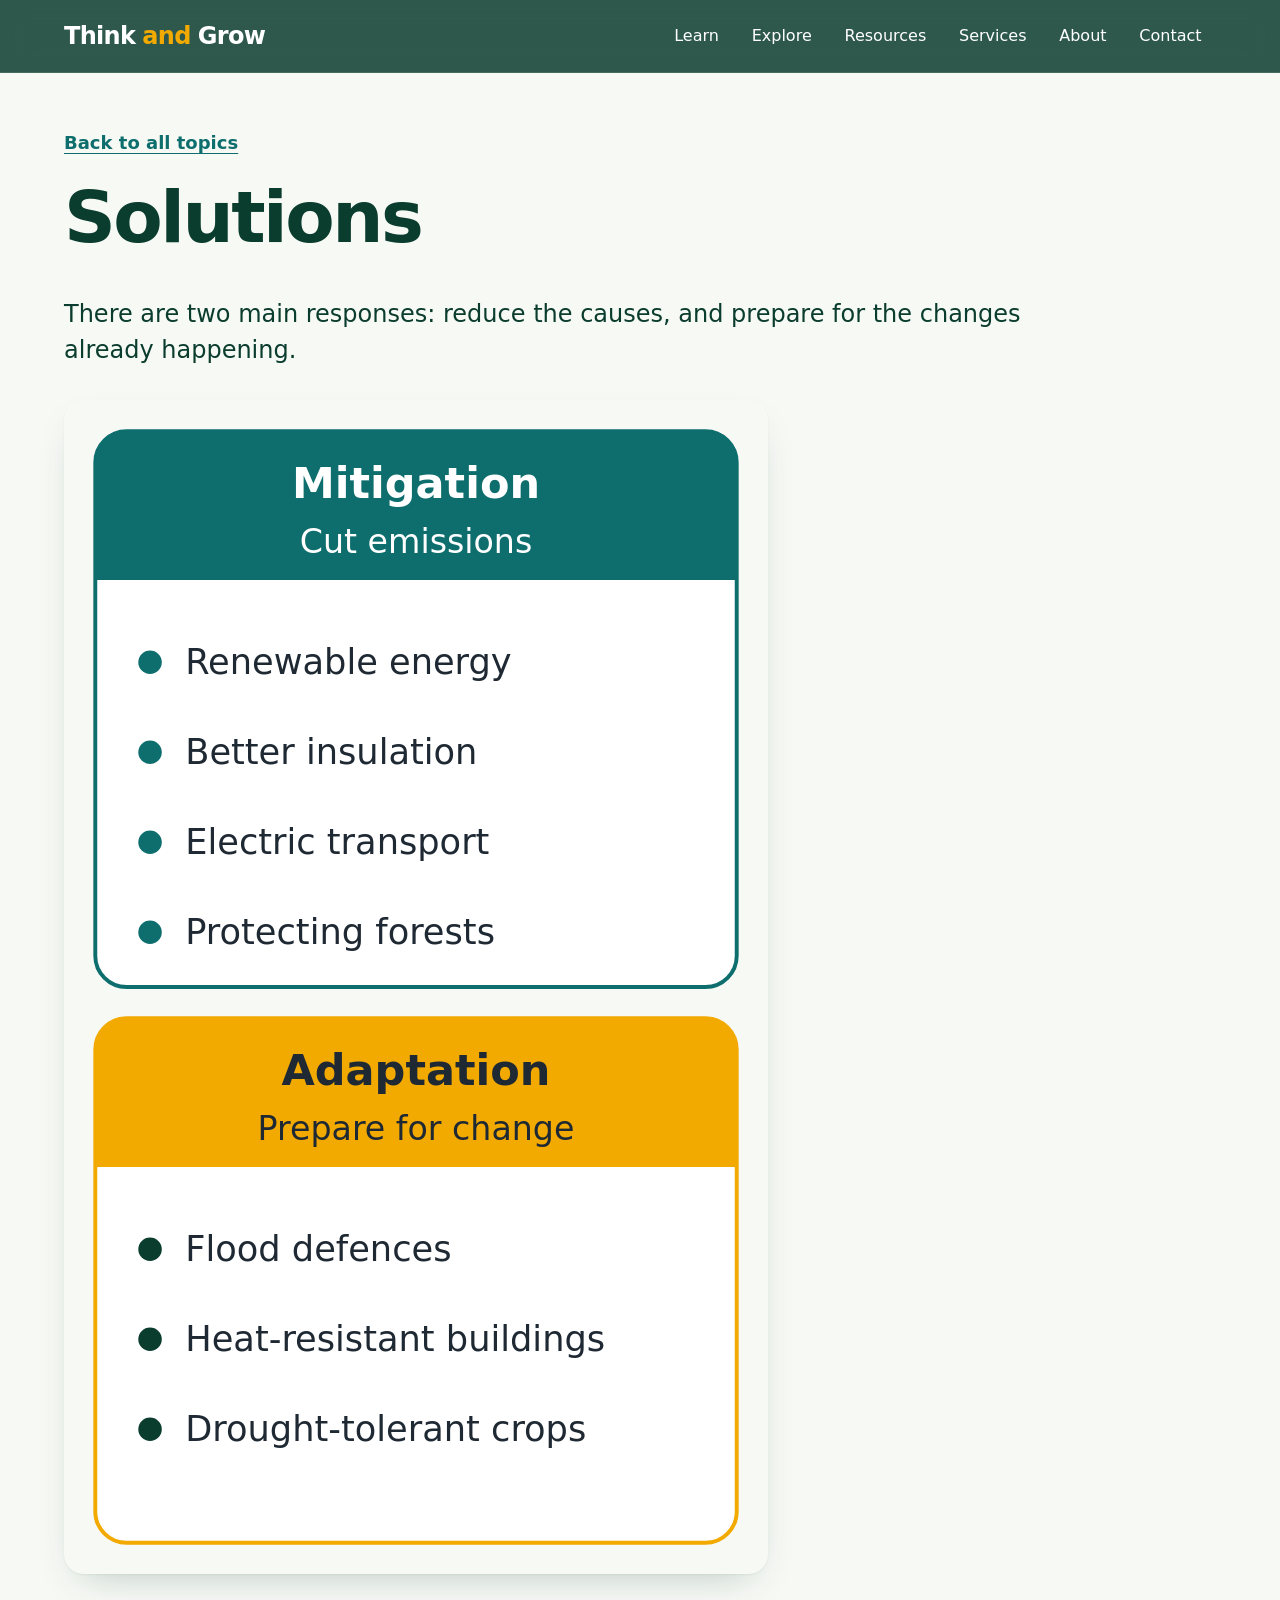
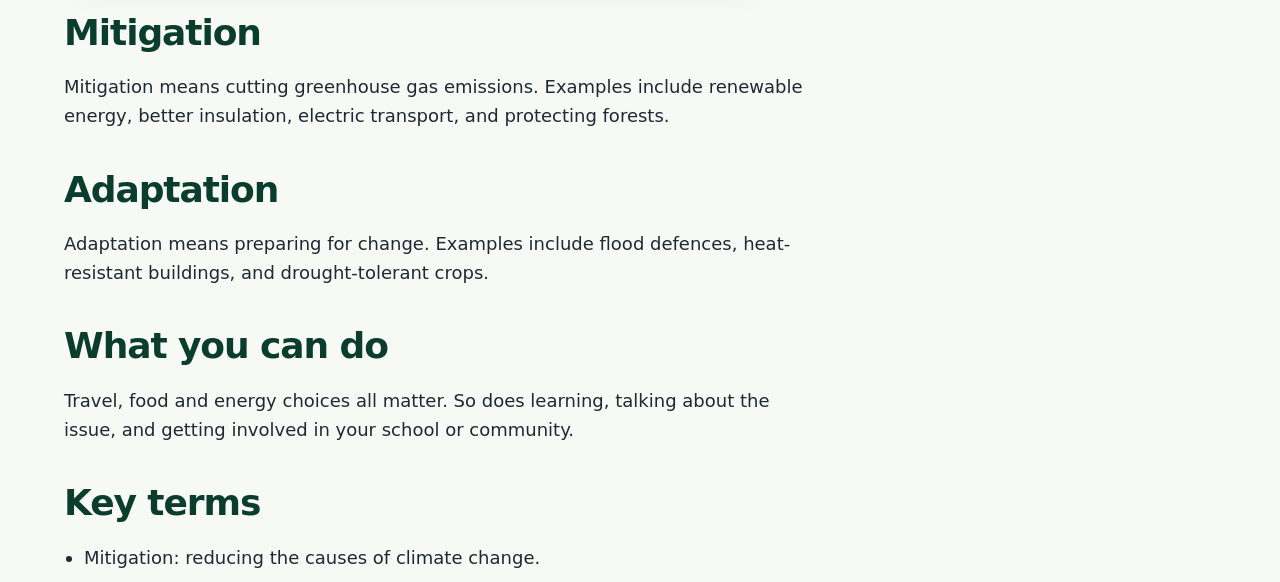
<file: solutions.html>
<!DOCTYPE html>
<html lang="en-GB">
<head>
<meta charset="utf-8">
<meta name="viewport" content="width=device-width, initial-scale=1">
<title>Solutions | Think and Grow</title>
<meta name="description" content="Understand mitigation and adaptation, and the practical travel, food and energy choices students can make to help protect the environment.">
<link rel="canonical" href="https://think-and-grow.pages.dev/solutions">
<meta property="og:type" content="article">
<meta property="og:site_name" content="Think and Grow">
<meta property="og:title" content="Solutions | Think and Grow">
<meta property="og:description" content="Understand mitigation and adaptation, and the practical travel, food and energy choices students can make to help protect the environment.">
<meta property="og:url" content="https://think-and-grow.pages.dev/solutions">
<meta property="og:locale" content="en_GB">
<meta name="twitter:card" content="summary">
<script type="application/ld+json">
{
 "@context": "https://schema.org",
 "@type": "LearningResource",
 "name": "Solutions",
 "url": "https://think-and-grow.pages.dev/solutions",
 "description": "Understand mitigation and adaptation, and the practical travel, food and energy choices students can make to help protect the environment.",
 "inLanguage": "en-GB",
 "learningResourceType": "Topic page",
 "typicalAgeRange": "14-18",
 "about": "Climate change",
 "audience": {
  "@type": "EducationalAudience",
  "educationalRole": "student",
  "audienceType": "Students aged 14 to 18 in UK secondary schools and colleges"
 },
 "isPartOf": {
  "@type": "WebSite",
  "name": "Think and Grow",
  "url": "https://think-and-grow.pages.dev/"
 }
}
</script>
<link rel="stylesheet" href="css/style.css">
</head>
<body>
<a class="skip" href="#main">Skip to main content</a>
<header>
 <div class="wrap bar">
  <a class="logo" href="index.html">Think <span>and</span> Grow</a>
  <button id="menuBtn" aria-expanded="false" aria-controls="nav">Menu</button>
  <nav id="nav" aria-label="Main">
   <ul>
    <li><a href="index.html#learn">Learn</a></li>
    <li><a href="index.html#explore">Explore</a></li>
    <li><a href="index.html#resources">Resources</a></li>
    <li><a href="index.html#services">Services</a></li>
    <li><a href="index.html#about">About</a></li>
    <li><a href="index.html#contact">Contact</a></li>
   </ul>
  </nav>
 </div>
</header>

<main id="main"><section class="wrap prose"><a class="crumb" href="index.html#learn">Back to all topics</a>
<h1>Solutions</h1>
<p class="lead">There are two main responses: reduce the causes, and prepare for the changes already happening.</p>
<picture><source media="(max-width: 599px)" srcset="images/solutions-mobile.svg" width="360" height="600"><img class="diagram" src="images/solutions.svg" width="640" height="420" alt="Diagram comparing mitigation and adaptation. Mitigation cuts emissions: renewable energy, better insulation, electric transport, protecting forests. Adaptation prepares for change: flood defences, heat-resistant buildings, drought-tolerant crops."></picture>
<h2>Mitigation</h2>
<p>Mitigation means cutting greenhouse gas emissions. Examples include renewable energy, better insulation, electric transport, and protecting forests.</p>
<h2>Adaptation</h2>
<p>Adaptation means preparing for change. Examples include flood defences, heat-resistant buildings, and drought-tolerant crops.</p>
<h2>What you can do</h2>
<p>Travel, food and energy choices all matter. So does learning, talking about the issue, and getting involved in your school or community.</p>
<h2>Key terms</h2>
<ul><li>Mitigation: reducing the causes of climate change.</li><li>Adaptation: adjusting to the effects of climate change.</li><li>Renewable energy: energy from sources that are naturally replenished, such as wind and solar.</li></ul>
<h2>Where to read more</h2>
<p>Check facts against trusted sources:</p>
<ul class="src"><li><a href="https://www.metoffice.gov.uk">Met Office</a></li><li><a href="https://climate.nasa.gov">NASA Climate</a></li><li><a href="https://www.ipcc.ch">IPCC</a></li></ul>
<div class="pager"><a class="btn teal" href="impacts.html">Previous: Impacts</a><a class="btn" href="index.html#explore">Try the activities</a></div>
</section></main>
<footer>
 <div class="wrap">
  <ul><li><a href="index.html#learn">Learn</a></li><li><a href="index.html#explore">Explore</a></li><li><a href="index.html#resources">Resources</a></li><li><a href="index.html#services">Services</a></li><li><a href="index.html#about">About</a></li><li><a href="index.html#contact">Contact</a></li></ul>
  <p class="small" style="color:#cfe3d9">Prototype for F164 Website Development. Content is placeholder copy.</p>
 </div>
</footer>

<script src="js/menu.js" defer></script>
</body>
</html>
</file>
<file: css/style.css>
/* House style from the planning document, section 7. */
/* Fonts: add the WOFF2 files listed in fonts/README.txt, then delete the two lines
   marked START and END below to switch the @font-face rules on. They are off by default
   so the browser does not request files that are not there. */
/* START (delete this line to enable fonts)
@font-face{font-family:"Lexend";src:local("Lexend"),url("../fonts/Lexend-Variable.woff2") format("woff2");font-weight:100 900;font-display:swap}
@font-face{font-family:"Atkinson Hyperlegible";src:local("Atkinson Hyperlegible"),url("../fonts/AtkinsonHyperlegible-Regular.woff2") format("woff2");font-weight:400;font-display:swap}
@font-face{font-family:"Atkinson Hyperlegible";src:local("Atkinson Hyperlegible Bold"),url("../fonts/AtkinsonHyperlegible-Bold.woff2") format("woff2");font-weight:700;font-display:swap}
END (delete this line to enable fonts) */
:root{--forest:#0B3D2E;--teal:#0E6E6E;--amber:#F2A900;--mist:#F7F9F5;--tint:#DFF3EC;--ink:#1F2933;--slate:#5B6770;--red:#B42318;
--head:"Lexend","Segoe UI",system-ui,sans-serif;--body:"Atkinson Hyperlegible","Segoe UI",system-ui,sans-serif;
--hh:4.5rem;--radius:1.25rem;--shadow:0 1px 2px rgba(11,61,46,.06),0 16px 40px -18px rgba(11,61,46,.28);--ease:cubic-bezier(.2,.7,.2,1)}
*{box-sizing:border-box}
html{font-size:100%;scroll-padding-top:calc(var(--hh) + 1rem)}
body{margin:0;font:1.125rem/1.6 var(--body);color:var(--ink);background:var(--mist)}
h1,h2,h3{font-family:var(--head);color:var(--forest);line-height:1.1;margin:0 0 .6em;text-wrap:balance}
h1{font-size:clamp(2.5rem,1.4rem + 4.5vw,4.5rem);letter-spacing:-.035em;line-height:1}
h2{font-size:clamp(2rem,1.2rem + 3vw,3.25rem);letter-spacing:-.03em;line-height:1.05}
h3{font-size:1.3rem;letter-spacing:-.01em}
p{max-width:65ch;margin:0 0 1em}
img,svg{max-width:100%;height:auto}
a{color:var(--teal);text-underline-offset:.2em}
:focus-visible{outline:3px solid var(--forest);outline-offset:3px;border-radius:2px}
header :focus-visible,.hero :focus-visible,footer :focus-visible{outline-color:var(--amber)}
.skip{position:absolute;left:-999px;top:0;background:var(--amber);color:var(--ink);padding:.75rem 1rem;z-index:20;font-weight:700}
.skip:focus{left:0}
.wrap{width:min(100% - 2rem,72rem);margin-inline:auto}
section{padding:4.5rem 0}
/* buttons: 44px minimum touch target */
.btn{display:inline-flex;align-items:center;justify-content:center;min-height:44px;min-width:44px;padding:.75rem 1.5rem;border:2px solid transparent;border-radius:999px;font:700 1rem var(--head);text-decoration:none;cursor:pointer;background:var(--amber);color:var(--ink);transition:transform .2s var(--ease),background-color .2s,box-shadow .2s}
.btn:hover{background:#ffc733;box-shadow:0 8px 24px -10px rgba(242,169,0,.8)}
.btn.teal{background:var(--teal);color:#fff}
.btn.teal:hover{background:#0b5858;box-shadow:0 8px 24px -10px rgba(14,110,110,.8)}
/* liquid glass: see-through buttons over the hero video */
.btn.alt,#menuBtn{position:relative;overflow:hidden;background:rgba(255,255,255,.06);background-blend-mode:luminosity;-webkit-backdrop-filter:blur(8px);backdrop-filter:blur(8px);color:#fff;border-color:transparent;box-shadow:inset 0 1px 1px rgba(255,255,255,.15)}
.btn.alt::before,#menuBtn::before{content:"";position:absolute;inset:0;border-radius:inherit;padding:1.4px;background:linear-gradient(180deg,rgba(255,255,255,.7) 0%,rgba(255,255,255,.25) 20%,rgba(255,255,255,0) 40%,rgba(255,255,255,0) 60%,rgba(255,255,255,.25) 80%,rgba(255,255,255,.7) 100%);-webkit-mask:linear-gradient(#fff,#fff) content-box,linear-gradient(#fff,#fff);-webkit-mask-composite:xor;mask-composite:exclude;pointer-events:none}
.btn.alt:hover,#menuBtn:hover{background:rgba(255,255,255,.16);box-shadow:inset 0 1px 1px rgba(255,255,255,.2)}
/* header: tinted glass bar, solid enough for white text over any background */
header{position:sticky;top:0;z-index:10;background:rgba(11,61,46,.85);-webkit-backdrop-filter:blur(14px) saturate(140%);backdrop-filter:blur(14px) saturate(140%);border-bottom:1px solid rgba(255,255,255,.12)}
.bar{display:flex;align-items:center;justify-content:space-between;gap:1rem;min-height:var(--hh)}
.logo{font:700 1.5rem var(--head);letter-spacing:-.03em;color:#fff;text-decoration:none}
.logo span{color:var(--amber)}
#menuBtn{border:0;border-radius:999px;min-height:44px;padding:0 1.25rem;font:700 1rem var(--head);cursor:pointer}
nav ul{list-style:none;margin:0;padding:0}
nav a{display:flex;align-items:center;min-height:44px;padding:0 .9rem;color:#fff;text-decoration:none;font-family:var(--head);font-size:1rem;border-radius:999px;transition:background-color .2s}
nav a:hover{background:rgba(255,255,255,.14)}
nav{display:none;position:absolute;left:0;right:0;top:100%;background:var(--forest);padding:.5rem 1rem 1rem;border-top:1px solid rgba(255,255,255,.12);box-shadow:0 24px 40px -20px rgba(0,0,0,.5)}
nav.open{display:block}
/* hero: full-screen video behind the header, with a Forest fade for readable text */
.hero{position:relative;isolation:isolate;overflow:hidden;display:flex;flex-direction:column;min-height:100vh;min-height:100svh;margin-top:calc(-1 * var(--hh));padding-top:var(--hh);background:var(--forest);color:#fff;text-align:center}
.bg-video{position:absolute;inset:0;width:100%;height:100%;object-fit:cover;z-index:0}
.hero::before{content:"";position:absolute;inset:0;z-index:1;background:linear-gradient(180deg,rgba(11,61,46,.6) 0%,rgba(11,61,46,.35) 30%,rgba(11,61,46,.55) 60%,rgba(11,61,46,.96) 100%)}
.hero .wrap{position:relative;z-index:2;flex:1;display:flex;flex-direction:column;align-items:center;justify-content:center;padding:3rem 0 5rem}
.hero h1{color:#fff;font-size:clamp(2.75rem,1.2rem + 5vw,6rem);line-height:.95;letter-spacing:-.04em;max-width:17ch;margin:0 auto;text-shadow:0 2px 30px rgba(0,0,0,.35)}
.hero h1 .accent{color:var(--amber)}
.hero p{font-size:clamp(1.125rem,1rem + .5vw,1.375rem);color:#e6f2ec;max-width:38rem;margin:2rem auto 0;text-shadow:0 1px 12px rgba(0,0,0,.45)}
.nowrap{white-space:nowrap}
.cta{display:flex;flex-wrap:wrap;justify-content:center;gap:.75rem 1rem;margin:3rem 0 0}
.hero .btn{min-height:56px;padding:1rem 2.25rem;font-size:1.0625rem}
/* decorative colour bands: illustrative only, not real data */
.bands{position:relative;z-index:2;height:.75rem;background:linear-gradient(90deg,#2b6c8f 0 8%,#4a8db0 8% 16%,#8fb9cf 16% 24%,#cfdde3 24% 32%,#f0e2c3 32% 40%,#f5c977 40% 48%,#f2a900 48% 56%,#e2801a 56% 64%,#d2591f 64% 72%,#b93a1c 72% 82%,#8f2418 82% 92%,#5f1a14 92% 100%)}
/* cards */
.grid{display:grid;gap:1.25rem;grid-template-columns:1fr;margin-top:2rem}
.card{background:#fff;border:1px solid rgba(11,61,46,.08);border-radius:var(--radius);padding:1.75rem;box-shadow:var(--shadow);transition:transform .25s var(--ease),box-shadow .25s var(--ease)}
.card.route{border-top:6px solid var(--teal)}
.card.route.t{border-top-color:var(--amber)}
.tint{background:var(--tint)}
details{border-top:1px solid #cfdcd5;padding:.25rem 0}
summary{min-height:44px;display:flex;align-items:center;gap:.5rem;cursor:pointer;font-weight:700;color:var(--teal)}
summary::marker{color:var(--amber)}
details p{margin:.25rem 0 .75rem}
/* tools */
fieldset{border:1px solid #9fb5aa;border-radius:.9rem;margin:0 0 1rem;padding:.75rem 1rem}
legend{font:700 1rem var(--head);color:var(--forest);padding:0 .4rem}
label.opt{display:flex;align-items:center;gap:.6rem;min-height:44px;cursor:pointer;padding:0 .5rem;margin:0 -.5rem;border-radius:.6rem;transition:background-color .15s}
label.opt:hover{background:var(--tint)}
input[type=radio]{width:1.5rem;height:1.5rem;accent-color:var(--teal);flex:none}
.out{margin-top:1rem;padding:1rem 1.25rem;border-radius:.9rem;background:var(--tint);border-left:6px solid var(--teal)}
.out:empty{display:none}
.out.bad{background:#fdecea;border-left-color:var(--red)}
.small{font-size:.95rem;color:var(--slate)}
/* form */
.field{margin-bottom:1.25rem}
.field label{display:block;font-weight:700;margin-bottom:.35rem}
input[type=text],input[type=email],textarea{width:100%;min-height:48px;padding:.75rem .9rem;font:inherit;border:2px solid #6b7c74;border-radius:.75rem;background:#fff;color:var(--ink);transition:border-color .15s}
input[type=text]:focus,input[type=email]:focus,textarea:focus{border-color:var(--teal)}
textarea{min-height:9rem}
.err{color:var(--red);font-weight:700;margin:.3rem 0 0}
input[aria-invalid=true],textarea[aria-invalid=true]{border-color:var(--red)}
footer{background:var(--forest);color:#e6f2ec;padding:3rem 0 2.5rem}
footer a{color:#fff}
footer ul{list-style:none;padding:0;margin:0 0 1rem;display:flex;flex-wrap:wrap;gap:.25rem 1.25rem}
footer li a{display:inline-flex;min-height:44px;align-items:center;text-decoration:none;font-family:var(--head)}
footer li a:hover{text-decoration:underline}
@media(min-width:600px){.grid.two,.grid.three,.grid.four{grid-template-columns:repeat(2,1fr)}}
@media(min-width:1024px){
 #menuBtn{display:none}
 nav{display:block;position:static;background:none;padding:0;border:0;box-shadow:none}
 nav ul{display:flex;gap:.25rem}
 .grid.three{grid-template-columns:repeat(3,1fr)}
 .grid.four{grid-template-columns:repeat(4,1fr)}
 section{padding:7rem 0}
}
/* motion: only when the visitor has not asked for reduced motion */
@media(prefers-reduced-motion:no-preference){
 @keyframes fade-rise{from{opacity:0;transform:translateY(24px)}to{opacity:1;transform:translateY(0)}}
 .hero h1{animation:fade-rise .8s ease-out both}
 .hero p{animation:fade-rise .8s ease-out .2s both}
 .hero .cta{animation:fade-rise .8s ease-out .4s both}
 .btn:hover{transform:scale(1.03)}
 .grid .card:hover{transform:translateY(-4px);box-shadow:0 1px 2px rgba(11,61,46,.06),0 24px 48px -20px rgba(11,61,46,.35)}
}
/* reduced motion: no video, plain Forest background */
@media(prefers-reduced-motion:reduce){*{animation:none!important;transition:none!important;scroll-behavior:auto!important}.bg-video{display:none}}

/* topic pages */
.crumb{display:inline-flex;align-items:center;min-height:44px;margin-bottom:1rem;font-weight:700}
.lead{font-size:clamp(1.25rem,1.1rem + .6vw,1.5rem);line-height:1.5;color:var(--forest)}
.prose{padding-top:3rem}
.prose h2{font-size:clamp(1.6rem,1.2rem + 1.6vw,2.25rem);margin-top:2.5rem}
.prose ul{padding-left:1.25rem;max-width:65ch}
.prose li{margin-bottom:.35rem}
.diagram{display:block;width:100%;max-width:44rem;margin:2rem 0 1rem;border-radius:var(--radius);box-shadow:var(--shadow)}
.pager{display:flex;flex-wrap:wrap;gap:.75rem;justify-content:space-between;margin-top:3rem;padding-top:2rem;border-top:1px solid #cfdcd5}
.card h3 a{color:var(--forest)}
.logo{display:inline-flex;align-items:center;min-height:44px}
.more,.card h3 a,.src li a{display:inline-flex;align-items:center;min-height:44px}
.src{list-style:none;padding:0;margin:0 0 1rem;display:flex;flex-wrap:wrap;gap:.5rem}
.src li a{padding:0 1rem;border:1px solid #cfdcd5;border-radius:999px;background:#fff;text-decoration:none;font-weight:700}
.src li a:hover{border-color:var(--teal)}
nav a,footer li a,.src li a{min-width:44px;justify-content:center}
.logo{gap:.3em}
/* temperature timeline (Chart.js) */
.timeline{margin:1.5rem 0 1rem;padding:1.25rem;background:#fff;border:1px solid rgba(11,61,46,.08);border-radius:var(--radius);box-shadow:var(--shadow)}
.range{display:flex;flex-wrap:wrap;gap:.5rem;margin-bottom:1rem}
.chip{min-height:44px;min-width:44px;padding:0 1rem;border:2px solid var(--teal);border-radius:999px;background:#fff;color:var(--teal);font:700 1rem var(--head);cursor:pointer}
.chip[aria-pressed=true]{background:var(--teal);color:#fff}
.chart-box{position:relative;height:18rem}
@media(min-width:600px){.chart-box{height:22rem}}
.data{border-collapse:collapse;margin:.5rem 0 1rem;font-size:1rem}
.data th,.data td{padding:.3rem .9rem;border-bottom:1px solid #cfdcd5;text-align:left}
.data td{text-align:right;font-variant-numeric:tabular-nums}
</file>
